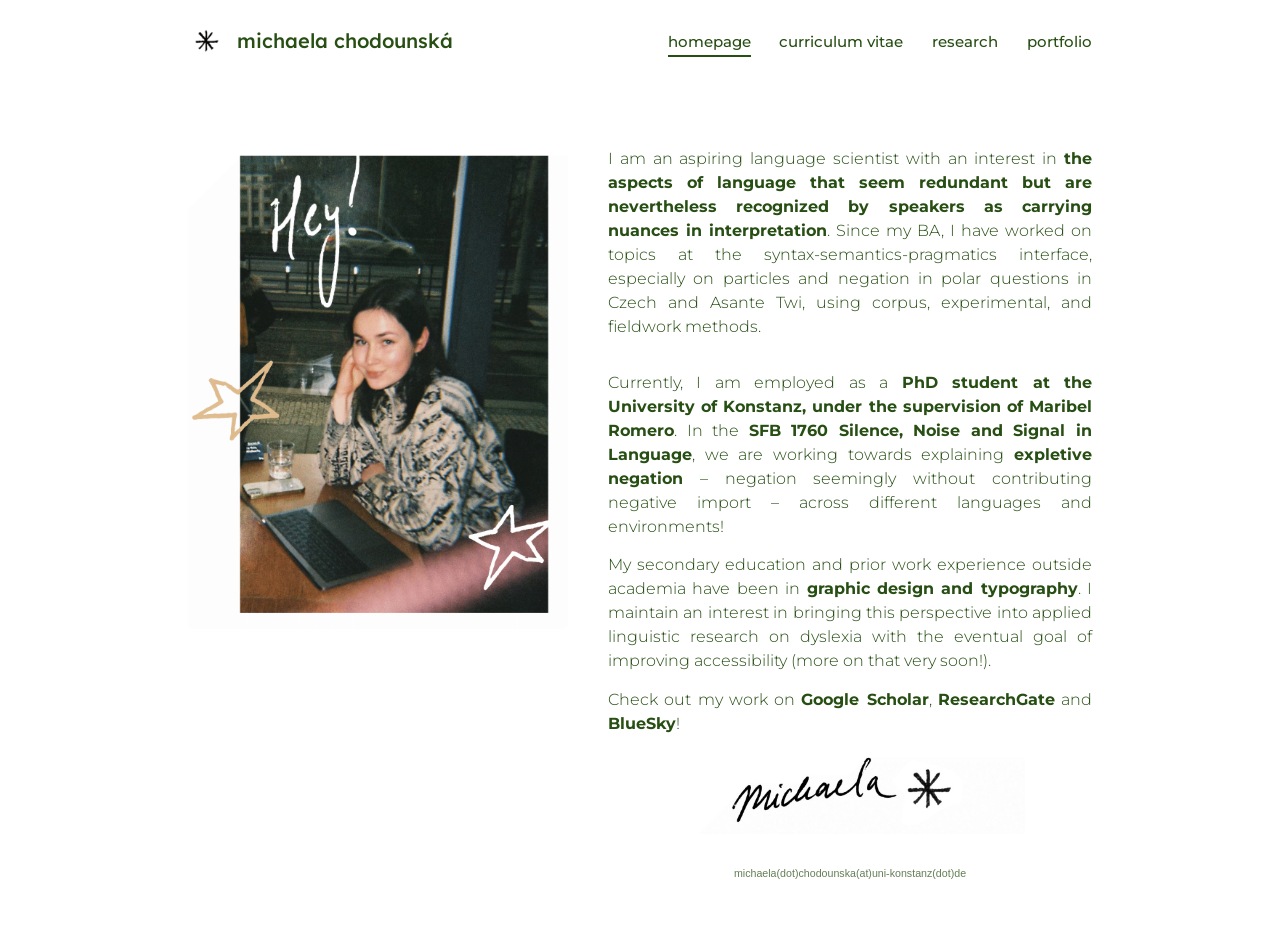
<file: index.html>
<!DOCTYPE html>
<html lang="en">
<head>
<meta charset="UTF-8">
<meta name="viewport" content="width=device-width, initial-scale=1">
<title>michaela chodounská</title>
<link rel="icon" type="image/png" href="images/favicon.png">
<meta name="description" content="I am an aspiring language scientist with an interest in the aspects of language that seem redundant but are nevertheless recognized by speakers as carrying nuances in interpretation.">
<link rel="stylesheet" href="style.css">
</head>
<body>

<header class="site-header">
  <div class="header-inner">
    <a class="brand" href="index.html">
      <img src="images/favicon.png" alt="">
      <span>michaela chodounská</span>
    </a>
    <nav class="site-nav" aria-label="Main">
      <ul>
        <li><a href="index.html" aria-current="page">homepage</a></li>
        <li><a href="cv.pdf">curriculum vitae</a></li>
        <li><a href="research.html">research</a></li>
        <li><a href="portfolio.html">portfolio</a></li>
      </ul>
    </nav>
  </div>
</header>

<main>
  <div class="two-col">
    <div class="photo-col">
      <img src="images/portrait.jpg" alt="Portrait of Michaela Chodounská">
    </div>

    <div class="text-col">
      <p class="lede">I am an aspiring language scientist with an interest in <span class="bold">the aspects of language that seem redundant but are nevertheless recognized by speakers as carrying nuances in interpretation</span>. Since my BA, I have worked on topics at the syntax-semantics-pragmatics interface, especially on particles and negation in polar questions in Czech and Asante Twi, using corpus, experimental, and fieldwork methods.</p>

      <p>Currently, I am employed as a <span class="bold">PhD student at the University of Konstanz, under the supervision of <a class="underline-link" href="https://ling.sprachwiss.uni-konstanz.de/pages/home/romero/">Maribel Romero</a></span>. In the <a class="underline-link" href="https://www.sfb1760.uni-konstanz.de">SFB 1760 Silence, Noise and Signal in Language</a>, we are working towards explaining <a class="underline-link" href="https://www.sfb1760.uni-konstanz.de/research-projects/project-group-b/b02-romero-expletive-negation/">expletive negation</a> &ndash; negation seemingly without contributing negative import &ndash; across different languages and environments!</p>

      <p>My secondary education and prior work experience outside academia have been in <a class="underline-link" href="portfolio.html">graphic design and typography</a>. I maintain an interest in bringing this perspective into applied linguistic research on dyslexia with the eventual goal of improving accessibility (more on that very soon!).</p>

      <p>Check out my work on <a class="underline-link" href="https://scholar.google.com/citations?user=5tyQLOkAAAAJ&hl=cs">Google Scholar</a>, <a class="underline-link" href="https://www.researchgate.net/profile/Michaela-Chodounska?ev=hdr_xprf">ResearchGate</a> and <a class="underline-link" href="https://bsky.app/profile/slovcem.bsky.social">BlueSky</a>!</p>

      <div class="signature-wrap">
        <img src="images/signature.png" alt="Michaela's signature">
      </div>

      <footer class="site-footer" style="padding-top: 1.5rem; padding-bottom: 0;">michaela(dot)chodounska(at)uni-konstanz(dot)de</footer>
    </div>
  </div>
</main>

</body>
</html>
</file>
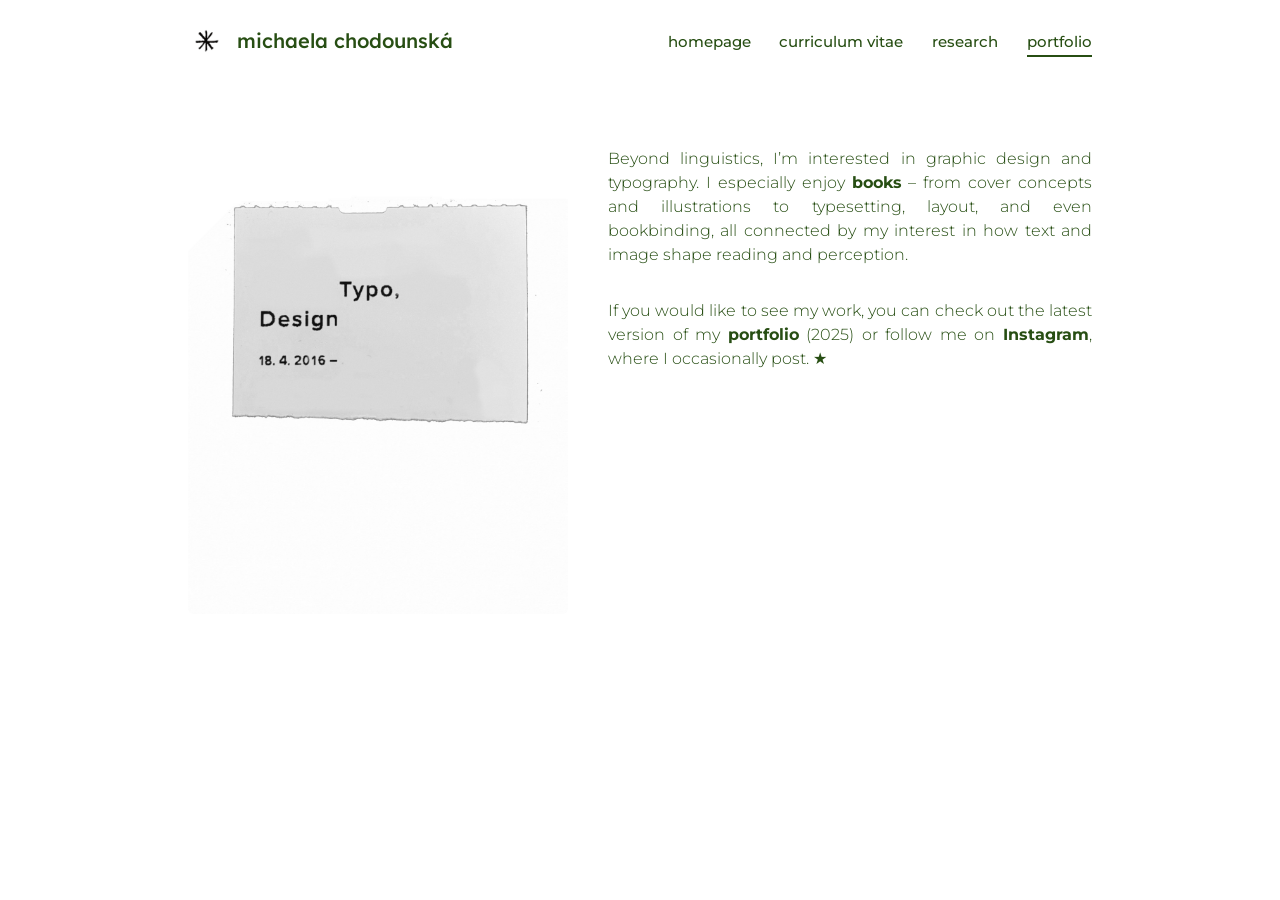
<file: portfolio.html>
<!DOCTYPE html>
<html lang="en">
<head>
<meta charset="UTF-8">
<meta name="viewport" content="width=device-width, initial-scale=1">
<title>michaela chodounská - portfolio</title>
<link rel="icon" type="image/png" href="images/favicon.png">
<link rel="stylesheet" href="style.css">
</head>
<body>

<header class="site-header">
  <div class="header-inner">
    <a class="brand" href="index.html">
      <img src="images/favicon.png" alt="">
      <span>michaela chodounská</span>
    </a>
    <nav class="site-nav" aria-label="Main">
      <ul>
        <li><a href="index.html">homepage</a></li>
        <li><a href="cv.pdf">curriculum vitae</a></li>
        <li><a href="research.html">research</a></li>
        <li><a href="portfolio.html" aria-current="page">portfolio</a></li>
      </ul>
    </nav>
  </div>
</header>

<main>
  <div class="two-col">
    <div class="photo-col">
      <img src="images/portfolio-photo.jpg" alt="Portfolio photo">
    </div>

    <div class="text-col">
      <p class="lede">Beyond linguistics, I&rsquo;m interested in graphic design and typography. I especially enjoy <b>books</b> &ndash; from cover concepts and illustrations to typesetting, layout, and even bookbinding, all connected by my interest in how text and image shape reading and perception.</p>

      <p>If you would like to see my work, you can check out the latest version of my <a class="underline-link" href="https://drive.google.com/file/d/1Y7jTH3RD_hRSAv4AWjXNLUqJDQShPltS/view?usp=sharing">portfolio</a> (2025) or follow me on <a class="underline-link" href="https://www.instagram.com/slovce.m/?hl=cs">Instagram</a>, where I occasionally post. &#9733;</p>
    </div>
  </div>
</main>

</body>
</html>
</file>
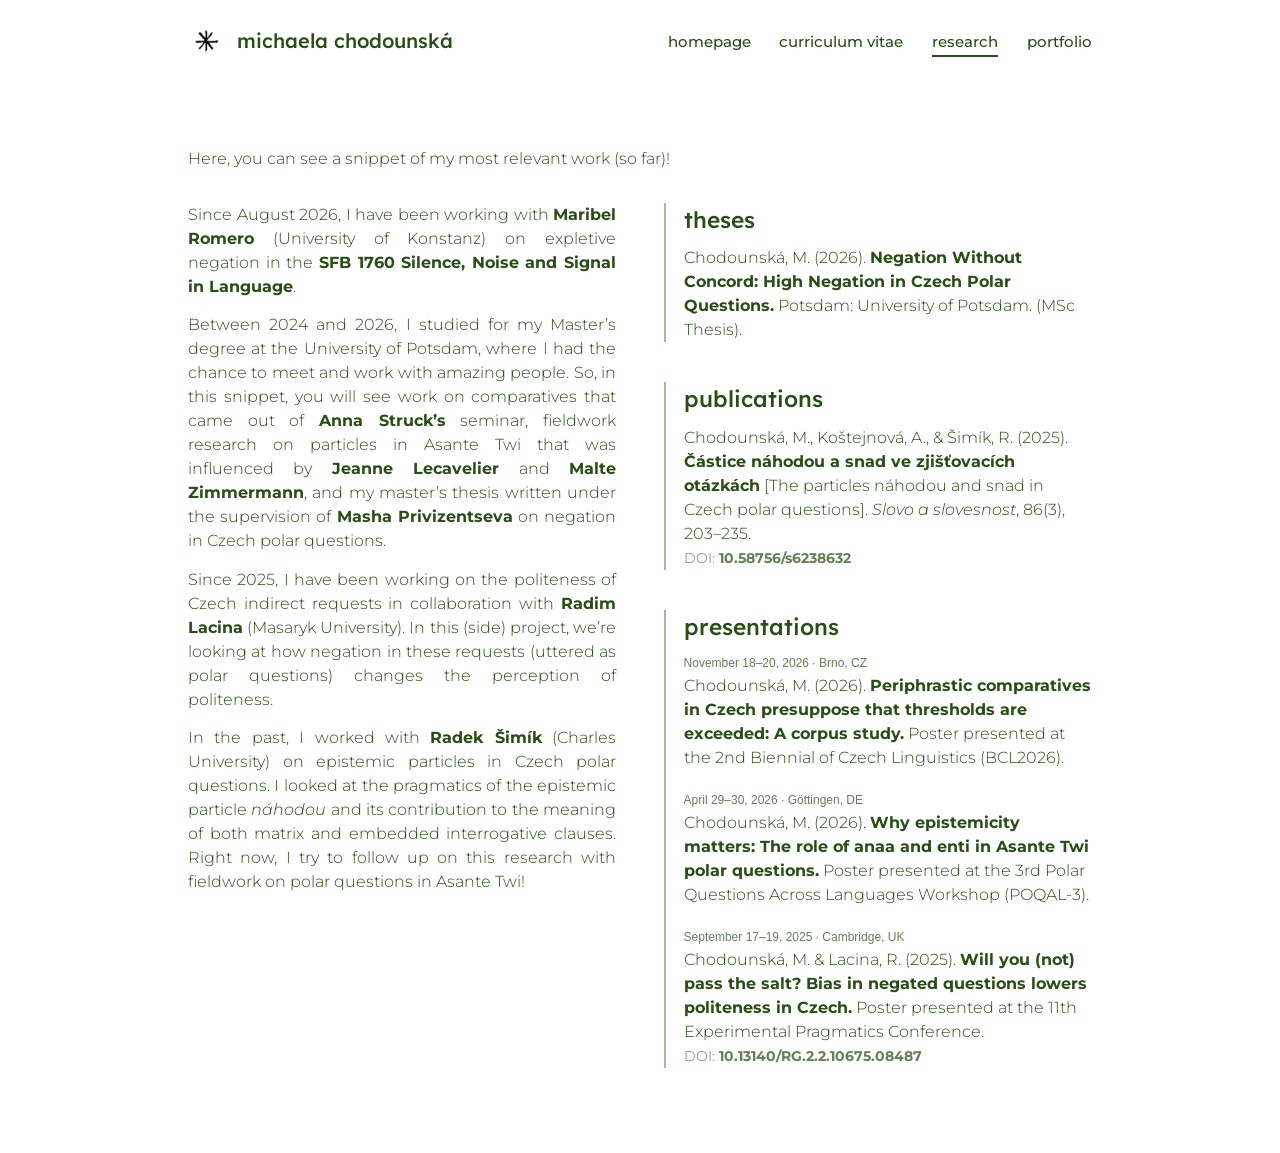
<file: research.html>
<!DOCTYPE html>
<html lang="en">
<head>
<meta charset="UTF-8">
<meta name="viewport" content="width=device-width, initial-scale=1">
<title>michaela chodounská - research</title>
<link rel="icon" type="image/png" href="images/favicon.png">
<link rel="stylesheet" href="style.css">
</head>
<body>

<header class="site-header">
  <div class="header-inner">
    <a class="brand" href="index.html">
      <img src="images/favicon.png" alt="">
      <span>michaela chodounská</span>
    </a>
    <nav class="site-nav" aria-label="Main">
      <ul>
        <li><a href="index.html">homepage</a></li>
        <li><a href="cv.pdf">curriculum vitae</a></li>
        <li><a href="research.html" aria-current="page">research</a></li>
        <li><a href="portfolio.html">portfolio</a></li>
      </ul>
    </nav>
  </div>
</header>

<main>
  <p class="lede">Here, you can see a snippet of my most relevant work (so far)!</p>

  <div class="two-col-text">
    <div class="col-snippet">
      <p>Since August 2026, I have been working with <a class="underline-link" href="https://ling.sprachwiss.uni-konstanz.de/pages/home/romero/">Maribel Romero</a> (University of Konstanz) on expletive negation in the <a class="underline-link" href="https://www.sfb1760.uni-konstanz.de">SFB 1760 Silence, Noise and Signal in Language</a>.</p>

      <p>Between 2024 and 2026, I studied for my Master&rsquo;s degree at the University of Potsdam, where I had the chance to meet and work with amazing people. So, in this snippet, you will see work on comparatives that came out of <b>Anna Struck&rsquo;s</b> seminar, fieldwork research on particles in Asante Twi that was influenced by <a class="underline-link" href="https://www.researchgate.net/profile/Jeanne_Lecavelier">Jeanne Lecavelier</a> and <a class="underline-link" href="https://www.ling.uni-potsdam.de/~zimmermann/">Malte Zimmermann</a>, and my master&rsquo;s thesis written under the supervision of <a class="underline-link" href="https://privizentseva.com">Masha Privizentseva</a> on negation in Czech polar questions.</p>

      <p>Since 2025, I have been working on the politeness of Czech indirect requests in collaboration with <a class="underline-link" href="https://sites.google.com/view/radimlacina/">Radim Lacina</a> (Masaryk University). In this (side) project, we&rsquo;re looking at how negation in these requests (uttered as polar questions) changes the perception of politeness.</p>

      <p>In the past, I worked with <a class="underline-link" href="https://radeksimik.eu">Radek &Scaron;imík</a> (Charles University) on epistemic particles in Czech polar questions. I looked at the pragmatics of the epistemic particle <em>n&aacute;hodou</em> and its contribution to the meaning of both matrix and embedded interrogative clauses. Right now, I try to follow up on this research with fieldwork on polar questions in Asante Twi!</p>
    </div>

    <div class="col-lists">
      <div class="subsection">
        <h2 class="section-title" style="margin-top: 0;">theses</h2>
        <div class="entry">
          <span>Chodounská, M. (2026). <a class="underline-link" href="https://lingbuzz.net/lingbuzz/010230/people?_s=jFBxffWdTxC5XUYP&_k=YwmWKAnjw2h44QLm">Negation Without Concord: High Negation in Czech Polar Questions.</a> Potsdam: University of Potsdam. (MSc Thesis).</span>
        </div>
      </div>

      <div class="subsection">
        <h2 class="section-title">publications</h2>
        <div class="entry">
          <span>Chodounská, M., Koštejnová, A., &amp; Šimík, R. (2025). <b>Částice náhodou a snad ve zjišťovacích otázkách</b> [The particles náhodou and snad in Czech polar questions]. <em>Slovo a slovesnost</em>, 86(3), 203&ndash;235.</span><br>
          <span class="venue">DOI: <a class="underline-link" href="https://doi.org/10.58756/s6238632">10.58756/s6238632</a></span>
        </div>
      </div>

      <div class="subsection">
        <h2 class="section-title">presentations</h2>
        <div class="entry">
          <span class="when">November 18&ndash;20, 2026 &middot; Brno, CZ</span>
          <span>Chodounská, M. (2026). <a class="underline-link" href="https://www.researchgate.net/publication/417658425_Periphrastic_comparatives_in_Czech_presuppose_that_thresholds_are_exceeded_A_corpus_study">Periphrastic comparatives in Czech presuppose that thresholds are exceeded: A corpus study.</a> Poster presented at the 2nd Biennial of Czech Linguistics (BCL2026).</span>
        </div>
        <div class="entry">
          <span class="when">April 29&ndash;30, 2026 &middot; G&ouml;ttingen, DE</span>
          <span>Chodounská, M. (2026). <a class="underline-link" href="https://www.researchgate.net/publication/403611724_Why_epistemicity_matters_The_role_of_anaa_and_enti_in_Asante_Twi_polar_questions">Why epistemicity matters: The role of anaa and enti in Asante Twi polar questions.</a> Poster presented at the 3rd Polar Questions Across Languages Workshop (POQAL-3).</span>
        </div>
        <div class="entry">
          <span class="when">September 17&ndash;19, 2025 &middot; Cambridge, UK</span>
          <span>Chodounská, M. &amp; Lacina, R. (2025). <a class="underline-link" href="https://www.researchgate.net/publication/395021445_Will_you_not_pass_the_salt_Bias_in_negated_questions_lowers_politeness_in_Czech">Will you (not) pass the salt? Bias in negated questions lowers politeness in Czech.</a> Poster presented at the 11th Experimental Pragmatics Conference.</span><br> 
          <span class="venue">DOI: <a class="underline-link" href="http://dx.doi.org/10.13140/RG.2.2.10675.08487">10.13140/RG.2.2.10675.08487</a></span>  
        </div>
      </div>
    </div>
  </div>
</main>

</body>
</html>
</file>
<file: style.css>
@import url('https://fonts.googleapis.com/css2?family=Lexend:wght@400;500;600&family=Montserrat:wght@300;400;500;700&display=swap');

:root {
  --green: #274e13;
  --green-soft: rgba(39, 78, 19, 0.72);
  --bg: #ffffff;
  --rule: rgba(39, 78, 19, 0.18);
  --rule-strong: rgba(39, 78, 19, 0.4);
  --max: 1000px;
}

* { box-sizing: border-box; }

body {
  margin: 0;
  background: var(--bg);
  color: var(--green);
  font-family: 'Montserrat', Arial, sans-serif;
  font-weight: 300;
  font-size: 12pt;
  line-height: 1.5;
  -webkit-font-smoothing: antialiased;
}

a {
  color: inherit;
  text-decoration: none;
}
a.underline-link {
  font-weight: 700;
}
a.underline-link:hover { text-decoration: underline; }

a:focus-visible, button:focus-visible {
  outline: 2px solid var(--green);
  outline-offset: 2px;
}

h1, h2 {
  font-family: 'Lexend', Arial, sans-serif;
  font-weight: 500;
  margin: 0;
  color: var(--green);
}

/* ---------- Header ---------- */
.header-inner {
  max-width: var(--max);
  margin: 0 auto;
  padding: 1.4rem clamp(1.25rem, 4vw, 3rem);
  display: flex;
  align-items: center;
  justify-content: space-between;
  flex-wrap: wrap;
  gap: 1rem 2rem;
}

.brand {
  display: flex;
  align-items: center;
  gap: 0.7rem;
}

.brand img {
  width: 38px;
  height: 38px;
  object-fit: cover;
}

.brand span {
  font-family: 'Lexend', Arial, sans-serif;
  font-weight: 500;
  font-size: 15pt;
}

nav.site-nav ul {
  list-style: none;
  display: flex;
  flex-wrap: wrap;
  gap: 0.5rem 1.8rem;
  margin: 0;
  padding: 0;
}

nav.site-nav a {
  font-family: 'Montserrat', Arial, sans-serif;
  font-weight: 500;
  font-size: 11.5pt;
  padding: 0.3rem 0;
  border-bottom: 2px solid transparent;
}

nav.site-nav a:hover {
  border-bottom-color: var(--green-soft);
}

nav.site-nav a[aria-current="page"] {
  border-bottom-color: var(--green);
}

/* ---------- Main ---------- */
main {
  max-width: var(--max);
  margin: 0 auto;
  padding: clamp(2rem, 5vw, 3.5rem) clamp(1.25rem, 4vw, 3rem) 4rem;
}

.hero {
  display: grid;
  grid-template-columns: minmax(0, 1fr) 300px;
  gap: 2.5rem;
  align-items: start;
  margin-bottom: 1rem;
}

@media (max-width: 720px) {
  .hero {
    grid-template-columns: 1fr;
  }
  .hero .portrait-wrap {
    order: -1;
  }
}

.portrait-wrap img {
  width: 100%;
  border-radius: 6px;
  border: 1px solid var(--rule);
  display: block;
}

/* Two-column page: left column photo only, right column all text */
.two-col {
  display: grid;
  grid-template-columns: 380px minmax(0, 1fr);
  gap: 2.5rem;
  align-items: start;
}

@media (max-width: 720px) {
  .two-col {
    grid-template-columns: 1fr;
  }
  .two-col .photo-col {
    order: -1;
  }
}

.photo-col img {
  width: 100%;
  border-radius: 6px;
  display: block;
  position: sticky;
  top: 2rem;
}

.signature-wrap {
  margin-top: 1rem;
  text-align: center;
}
.signature-wrap img {
  max-width: 350px;
  width: 110%;
  display: inline-block;
}

/* Two equal text columns (research, etc.) */
.two-col-text {
  display: grid;
  grid-template-columns: 1fr 1fr;
  gap: 3rem;
  align-items: start;
}

@media (max-width: 720px) {
  .two-col-text {
    grid-template-columns: 1fr;
  }
}

.col-lists .section-title {
  font-size: 17pt;
}

.subsection {
  border-left: 2px solid var(--rule-strong);
  padding-left: 1.1rem;
  margin-bottom: 2rem;
}
.subsection:last-child {
  margin-bottom: 0;
}

h1.page-title {
  font-size: 26pt;
  margin-bottom: 0.75rem;
}

h2.section-title {
  font-size: 15pt;
  margin: 2.5rem 0 0.6rem;
}

p {
  text-align: justify;
  margin: 0 0 0.9rem;
}

.lede {
  margin-top: 0.5rem;
  margin-bottom: 2rem;
}

.bold {
  font-weight: 700;
}

b, strong {
  font-weight: 700;
}

section.block {
  margin-top: 1.5rem;
}

.entry {
  margin-bottom: 1.3rem;
}
.entry .when {
  display: block;
  font-family: 'Helvetica Neue', Arial, sans-serif;
  font-weight: 300;
  font-size: 9pt;
  color: var(--green-soft);
  margin-bottom: 0.15rem;
}
.entry .venue {
  font-size: 10.5pt;
  color: var(--green-soft);
}

footer.site-footer {
  text-align: center;
  font-family: 'Helvetica Neue', Arial, sans-serif;
  font-weight: 300;
  font-size: 8pt;
  color: var(--green-soft);
  padding: 2rem 1rem 3rem;
}
</file>
